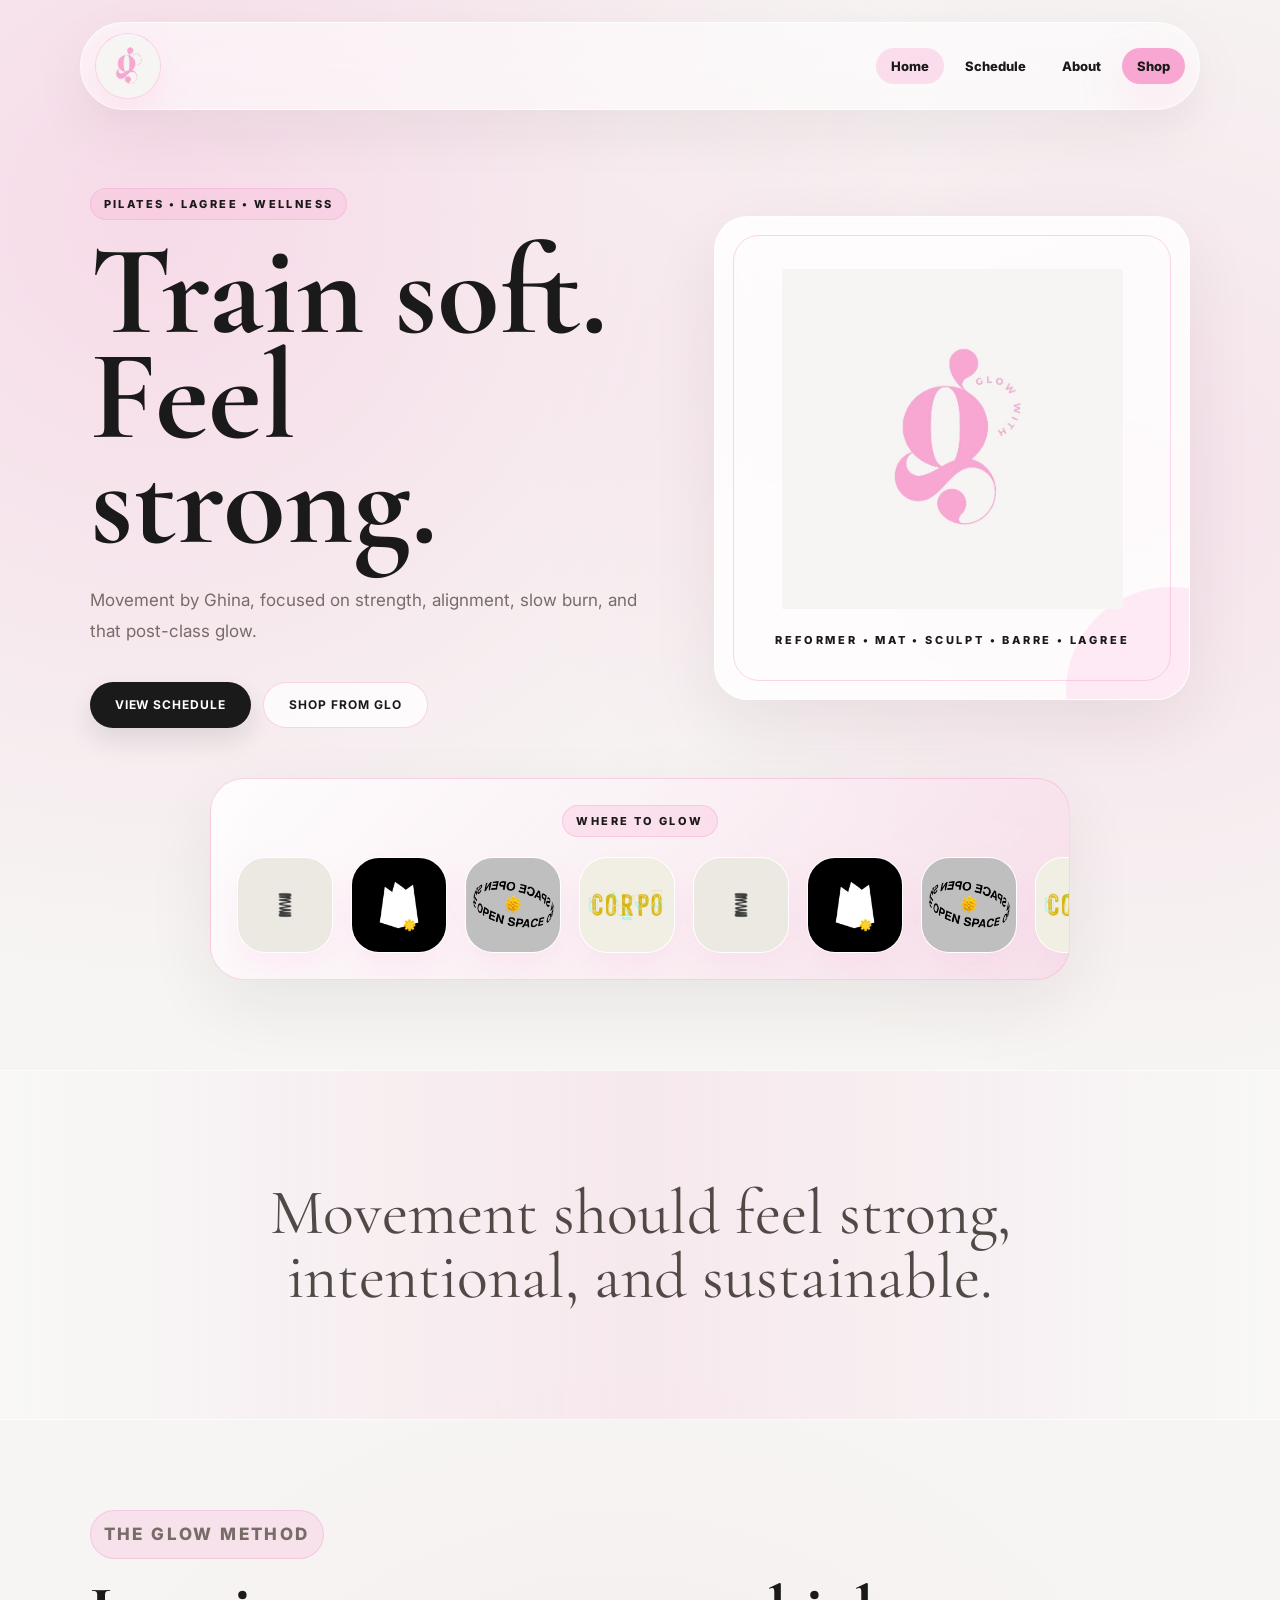
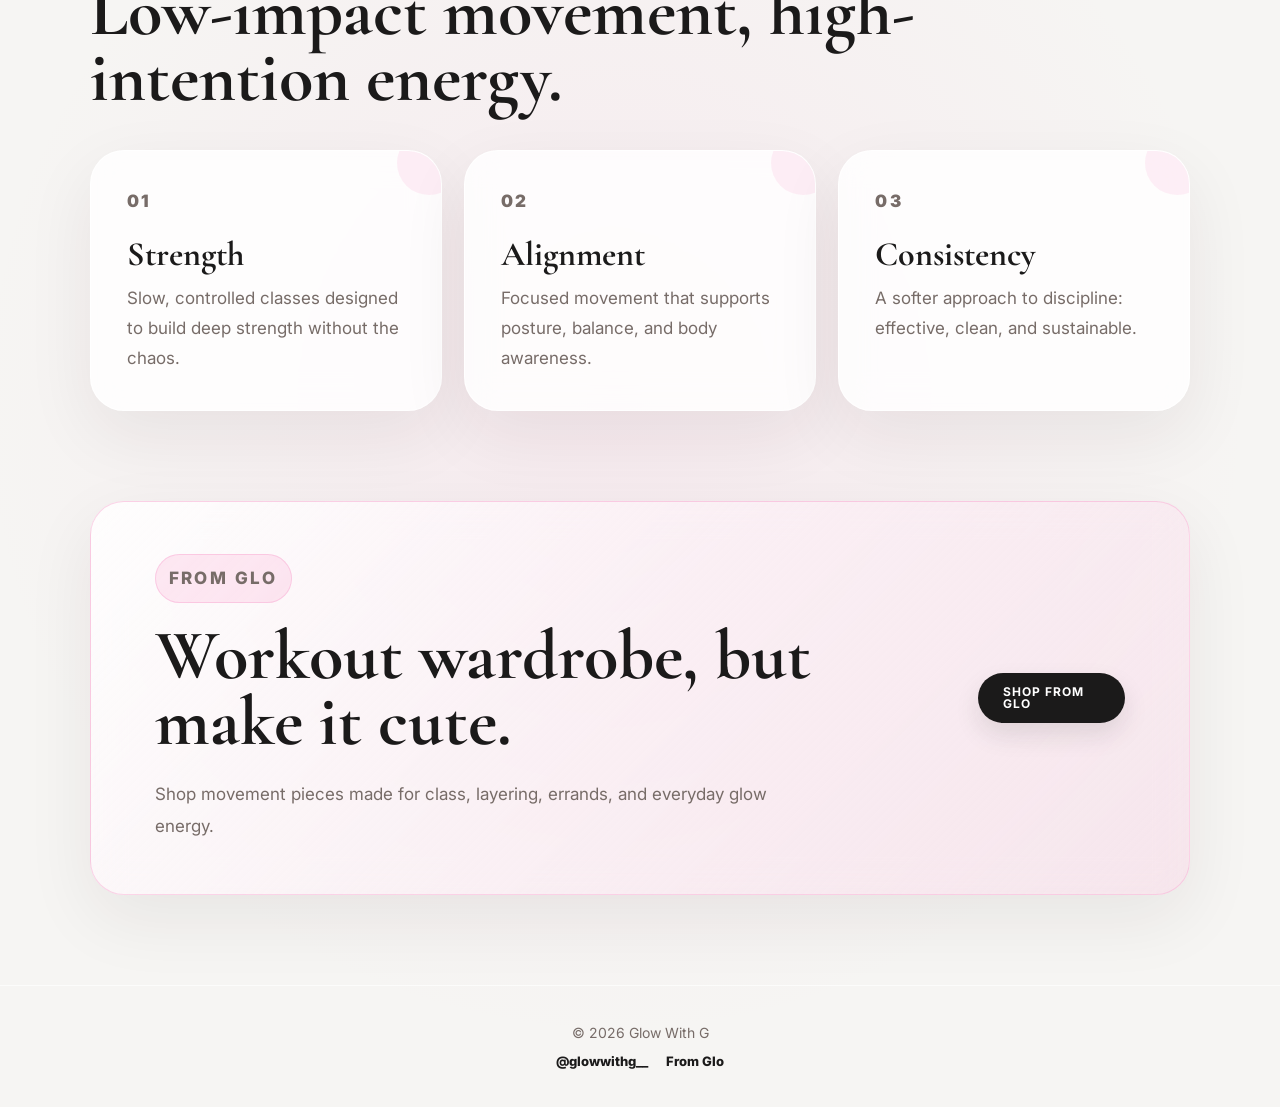
<file: index.html>
<!DOCTYPE html>
<html lang="en">
<head>
  <meta charset="UTF-8" />
  <meta name="viewport" content="width=device-width, initial-scale=1.0" />
  <meta name="description" content="Glow With G offers Pilates, Lagree, sculpt, barre, and wellness movement by Ghina." />
  <title>Glow With G | Pilates, Lagree & Wellness</title>
  <link rel="stylesheet" href="style.css" />
</head>
<body>

<header>
  <a class="logo" href="index.html" aria-label="Glow With G home">
    <img src="assets/glow-logo.png" alt="Glow With G logo">
  </a>

  <nav aria-label="Main navigation">
    <a href="index.html" aria-current="page">Home</a>
    <a href="schedule.html">Schedule</a>
    <a href="about.html">About</a>
    <a href="shop.html" class="shop-nav">Shop</a>
  </nav>
</header>

<main>
  <section class="hero home-hero">
    <div class="hero-copy">
      <p class="tag">Pilates • Lagree • Wellness</p>
      <h1>Train soft.<br>Feel strong.</h1>

      <p class="intro">
        Movement by Ghina, focused on strength, alignment, slow burn, and that post-class glow.
      </p>

      <div class="buttons">
        <a href="schedule.html" class="btn">View Schedule</a>
        <a href="shop.html" class="btn secondary">Shop From Glo</a>
      </div>
    </div>

    <div class="hero-card logo-card">
      <img src="assets/glow-logo.png" alt="Glow With G logo">
      <p>Reformer • Mat • Sculpt • Barre • Lagree</p>
    </div>
  </section>

  <section class="studio-strip" aria-label="Studio partners">
    <p class="tag">Where to glow</p>
    <div class="studio-track">
      <div class="studio-logo"><img src="assets/tempo.jpg" alt="Tempo studio"></div>
      <div class="studio-logo"><img src="assets/heat.jpg" alt="Heat studio"></div>
      <div class="studio-logo"><img src="assets/openspace.jpg" alt="OpenSpace studio"></div>
      <div class="studio-logo"><img src="assets/corpo.jpg" alt="Corpo studio"></div>
      <div class="studio-logo"><img src="assets/tempo.jpg" alt="Tempo studio"></div>
      <div class="studio-logo"><img src="assets/heat.jpg" alt="Heat studio"></div>
      <div class="studio-logo"><img src="assets/openspace.jpg" alt="OpenSpace studio"></div>
      <div class="studio-logo"><img src="assets/corpo.jpg" alt="Corpo studio"></div>
      <div class="studio-logo"><img src="assets/tempo.jpg" alt="Tempo studio"></div>
      <div class="studio-logo"><img src="assets/heat.jpg" alt="Heat studio"></div>
      <div class="studio-logo"><img src="assets/openspace.jpg" alt="OpenSpace studio"></div>
      <div class="studio-logo"><img src="assets/corpo.jpg" alt="Corpo studio"></div>
      <div class="studio-logo"><img src="assets/tempo.jpg" alt="Tempo studio"></div>
      <div class="studio-logo"><img src="assets/heat.jpg" alt="Heat studio"></div>
      <div class="studio-logo"><img src="assets/openspace.jpg" alt="OpenSpace studio"></div>
      <div class="studio-logo"><img src="assets/corpo.jpg" alt="Corpo studio"></div>
    </div>
  </section>

  <section class="statement">
    <p>Movement should feel strong, intentional, and sustainable.</p>
  </section>

  <section class="section">
    <p class="tag">The Glow Method</p>
    <h2>Low-impact movement, high-intention energy.</h2>

    <div class="grid-section">
      <article class="card">
        <p class="number">01</p>
        <h3>Strength</h3>
        <p>Slow, controlled classes designed to build deep strength without the chaos.</p>
      </article>

      <article class="card">
        <p class="number">02</p>
        <h3>Alignment</h3>
        <p>Focused movement that supports posture, balance, and body awareness.</p>
      </article>

      <article class="card">
        <p class="number">03</p>
        <h3>Consistency</h3>
        <p>A softer approach to discipline: effective, clean, and sustainable.</p>
      </article>
    </div>
  </section>

  <section class="shop-preview">
    <div>
      <p class="tag">From Glo</p>
      <h2>Workout wardrobe, but make it cute.</h2>
      <p>Shop movement pieces made for class, layering, errands, and everyday glow energy.</p>
    </div>
    <a href="shop.html" class="btn">Shop From Glo</a>
  </section>
</main>

<footer>
  <p>© 2026 Glow With G</p>
  <div class="footer-links">
    <a href="https://www.instagram.com/glowwithg__/" target="_blank" rel="noopener noreferrer">@glowwithg__</a>
    <a href="https://fromglo.com/" target="_blank" rel="noopener noreferrer">From Glo</a>
  </div>
</footer>

</body>
</html>
</file>
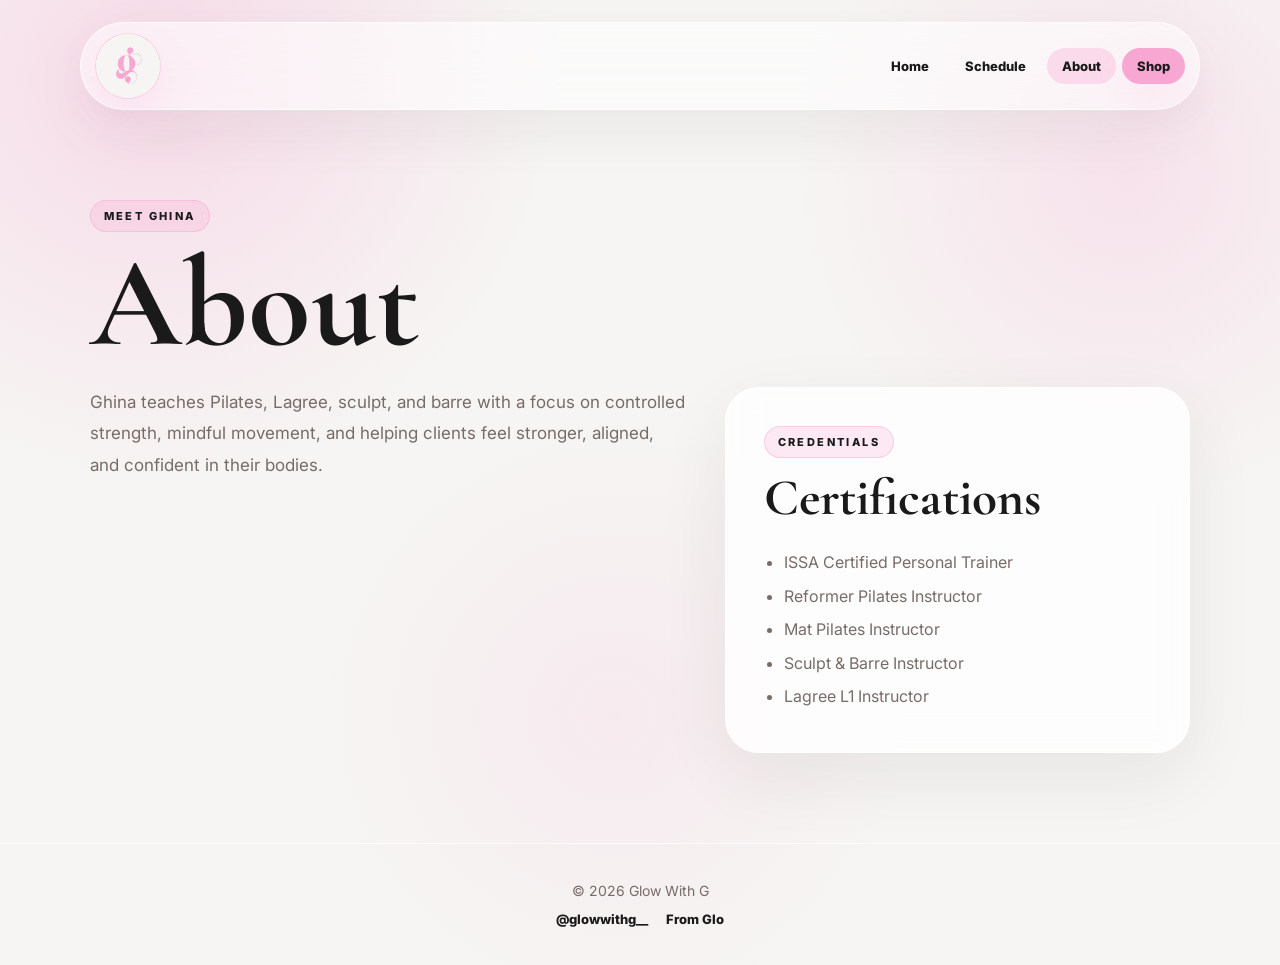
<file: about.html>
<!DOCTYPE html>
<html lang="en">
<head>
  <meta charset="UTF-8" />
  <meta name="viewport" content="width=device-width, initial-scale=1.0" />
  <meta name="description" content="Meet Ghina, the trainer behind Glow With G, teaching Pilates, Lagree, sculpt, and barre." />
  <title>About | Glow With G</title>
  <link rel="stylesheet" href="style.css" />
</head>
<body>

<header>
  <a class="logo" href="index.html" aria-label="Glow With G home">
    <img src="assets/glow-logo.png" alt="Glow With G logo">
  </a>

  <nav aria-label="Main navigation">
    <a href="index.html">Home</a>
    <a href="schedule.html">Schedule</a>
    <a href="about.html" aria-current="page">About</a>
    <a href="shop.html" class="shop-nav">Shop</a>
  </nav>
</header>

<main>
  <section class="page about-page">
    <p class="tag">Meet Ghina</p>
    <h1>About</h1>

    <div class="about-layout">
      <div>
        <p class="intro">
          Ghina teaches Pilates, Lagree, sculpt, and barre with a focus on controlled strength,
          mindful movement, and helping clients feel stronger, aligned, and confident in their bodies.
        </p>
      </div>

      <article class="cert-card">
        <p class="tag small-tag">Credentials</p>
        <h2>Certifications</h2>
        <ul>
          <li>ISSA Certified Personal Trainer</li>
          <li>Reformer Pilates Instructor</li>
          <li>Mat Pilates Instructor</li>
          <li>Sculpt & Barre Instructor</li>
          <li>Lagree L1 Instructor</li>
        </ul>
      </article>
    </div>
  </section>
</main>

<footer>
  <p>© 2026 Glow With G</p>
  <div class="footer-links">
    <a href="https://www.instagram.com/glowwithg__/" target="_blank" rel="noopener noreferrer">@glowwithg__</a>
    <a href="https://fromglo.com/" target="_blank" rel="noopener noreferrer">From Glo</a>
  </div>
</footer>

</body>
</html>
</file>
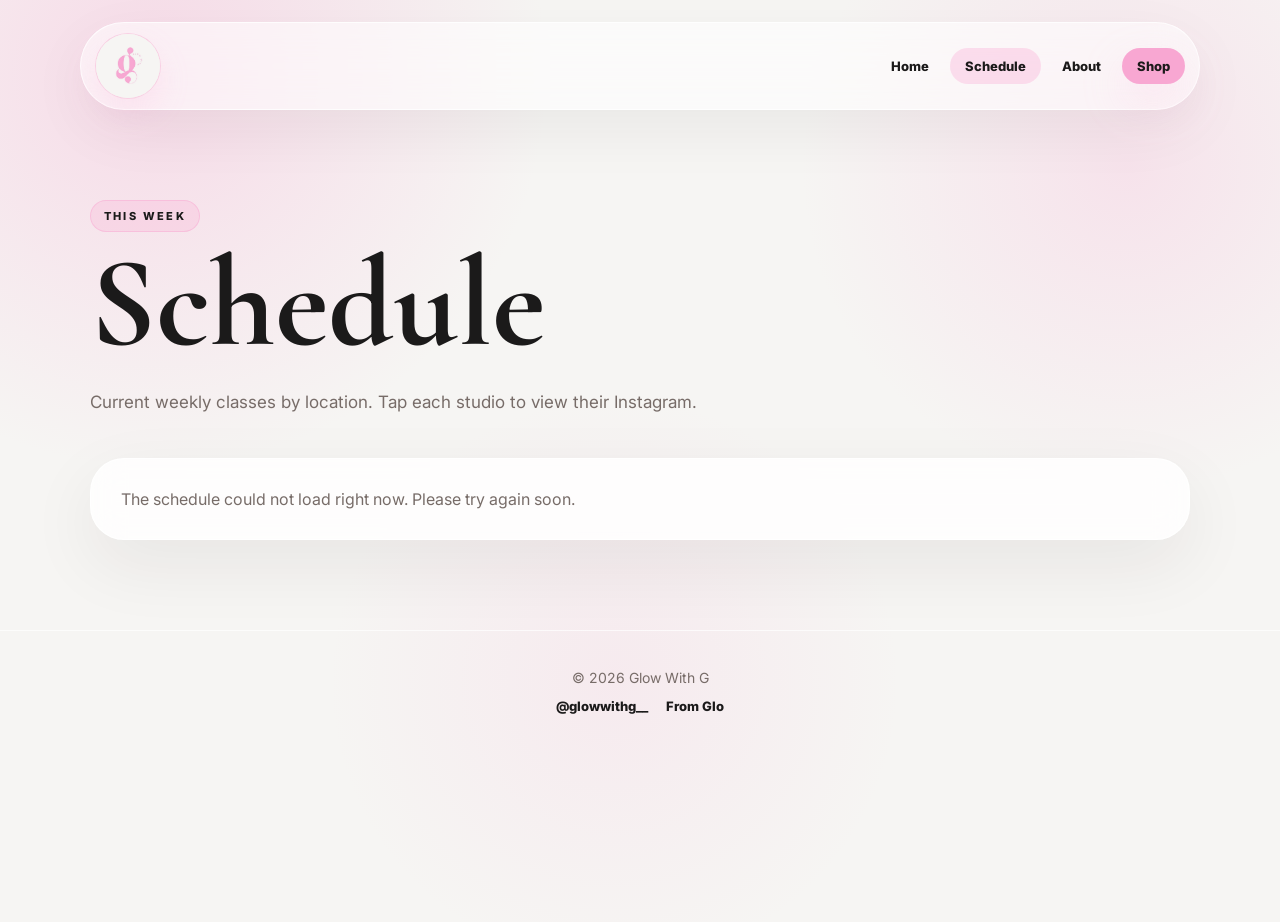
<file: schedule.html>
<!DOCTYPE html>
<html lang="en">
<head>
  <meta charset="UTF-8" />
  <meta name="viewport" content="width=device-width, initial-scale=1.0" />
  <meta name="description" content="View the current Glow With G weekly class schedule by studio and class type." />
  <title>Schedule | Glow With G</title>
  <link rel="stylesheet" href="style.css" />
</head>
<body>

<header>
  <a class="logo" href="index.html" aria-label="Glow With G home">
    <img src="assets/glow-logo.png" alt="Glow With G logo">
  </a>

  <nav aria-label="Main navigation">
    <a href="index.html">Home</a>
    <a href="schedule.html" aria-current="page">Schedule</a>
    <a href="about.html">About</a>
    <a href="shop.html" class="shop-nav">Shop</a>
  </nav>
</header>

<main>
  <section class="page">
    <p class="tag">This Week</p>
    <h1>Schedule</h1>

    <p class="intro">
      Current weekly classes by location. Tap each studio to view their Instagram.
    </p>

    <div id="schedule-list" class="schedule-list" aria-live="polite">
      <p class="schedule-status">Loading this week's classes...</p>
    </div>
  </section>
</main>

<footer>
  <p>© 2026 Glow With G</p>
  <div class="footer-links">
    <a href="https://www.instagram.com/glowwithg__/" target="_blank" rel="noopener noreferrer">@glowwithg__</a>
    <a href="https://fromglo.com/" target="_blank" rel="noopener noreferrer">From Glo</a>
  </div>
</footer>

<script src="script.js"></script>
</body>
</html>
</file>
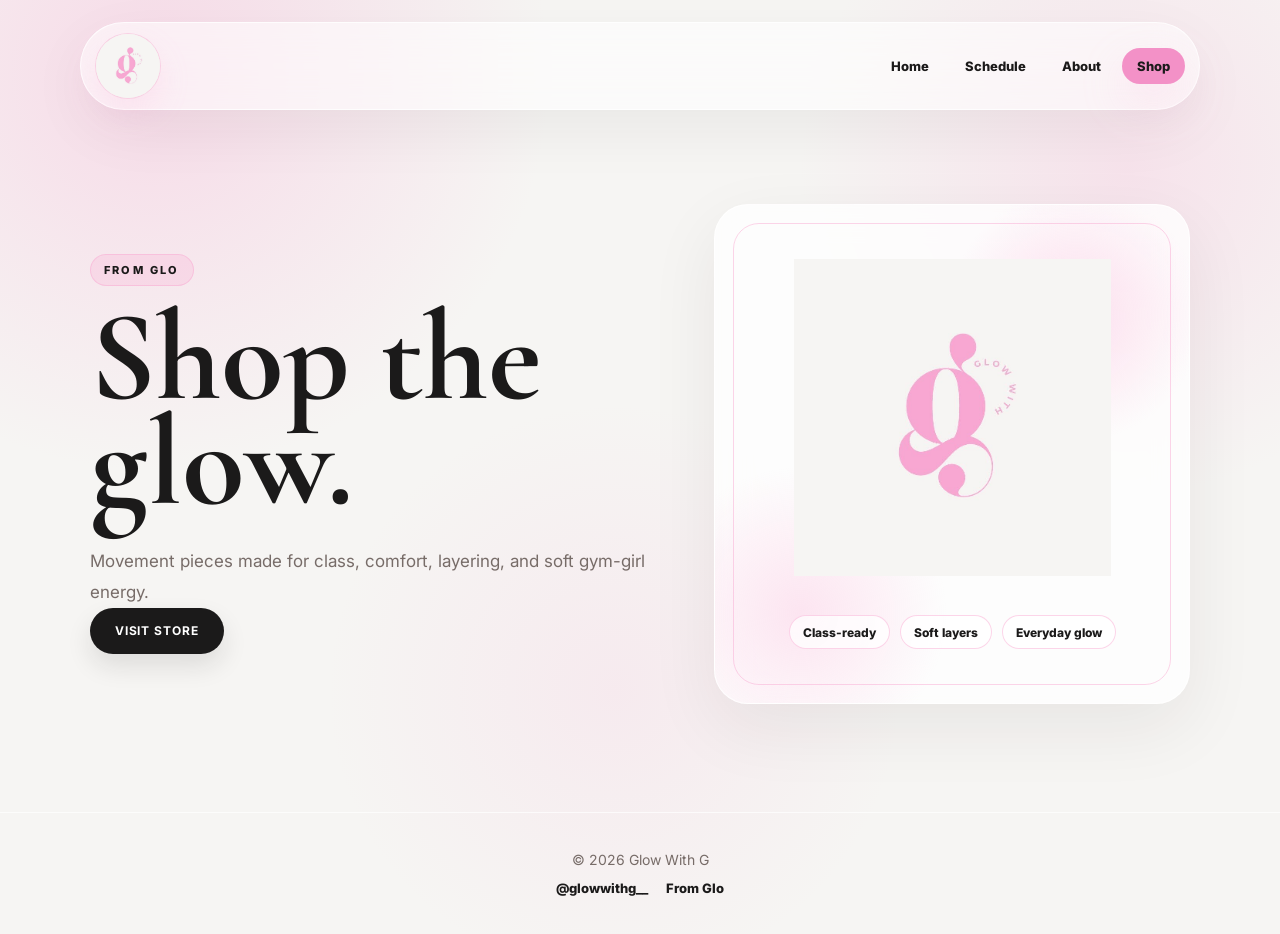
<file: shop.html>
<!DOCTYPE html>
<html lang="en">
<head>
  <meta charset="UTF-8" />
  <meta name="viewport" content="width=device-width, initial-scale=1.0" />
  <meta name="description" content="Shop From Glo movement pieces for class, comfort, layering, and everyday glow energy." />
  <title>Shop | Glow With G</title>
  <link rel="stylesheet" href="style.css" />
</head>
<body>

<header>
  <a class="logo" href="index.html" aria-label="Glow With G home">
    <img src="assets/glow-logo.png" alt="Glow With G logo">
  </a>

  <nav aria-label="Main navigation">
    <a href="index.html">Home</a>
    <a href="schedule.html">Schedule</a>
    <a href="about.html">About</a>
    <a href="shop.html" class="shop-nav" aria-current="page">Shop</a>
  </nav>
</header>

<main>
  <section class="hero shop-hero">
    <div class="hero-copy">
      <p class="tag">From Glo</p>
      <h1>Shop the glow.</h1>

      <p class="intro">
        Movement pieces made for class, comfort, layering, and soft gym-girl energy.
      </p>

      <a href="https://fromglo.com/" target="_blank" rel="noopener noreferrer" class="btn">Visit Store</a>
    </div>

    <div class="shop-panel" aria-label="From Glo shop preview">
      <img src="assets/glow-logo.png" alt="From Glo brand mark">
      <div class="shop-notes">
        <span>Class-ready</span>
        <span>Soft layers</span>
        <span>Everyday glow</span>
      </div>
    </div>
  </section>
</main>

<footer>
  <p>© 2026 Glow With G</p>
  <div class="footer-links">
    <a href="https://www.instagram.com/glowwithg__/" target="_blank" rel="noopener noreferrer">@glowwithg__</a>
    <a href="https://fromglo.com/" target="_blank" rel="noopener noreferrer">From Glo</a>
  </div>
</footer>

</body>
</html>
</file>
<file: style.css>
@import url('https://fonts.googleapis.com/css2?family=Cormorant+Garamond:wght@500;600;700&family=Inter:wght@400;500;600;700;800&display=swap');

:root {
  --brand-pink: #f8a7d2;
  --brand-bg: #f6f5f3;
  --pink-soft: rgba(248, 167, 210, 0.18);
  --pink-mid: rgba(248, 167, 210, 0.34);
  --pink-border: rgba(248, 167, 210, 0.48);
  --white: #ffffff;
  --ink: #1b1a1a;
  --taupe: #776c68;
  --taupe-dark: #514945;
  --line: #e5e0dc;
  --card: rgba(255, 255, 255, 0.82);
  --shadow: 0 24px 70px rgba(40, 32, 30, 0.07);
  --pink-shadow: 0 18px 45px rgba(248, 167, 210, 0.22);
}

* {
  box-sizing: border-box;
  margin: 0;
  padding: 0;
}

html {
  scroll-behavior: smooth;
}

body {
  min-height: 100vh;
  background:
    radial-gradient(circle at 12% 8%, rgba(248, 167, 210, 0.34), transparent 28%),
    radial-gradient(circle at 88% 18%, rgba(248, 167, 210, 0.24), transparent 24%),
    radial-gradient(circle at 48% 74%, rgba(248, 167, 210, 0.14), transparent 30%),
    var(--brand-bg);
  color: var(--ink);
  font-family: "Inter", sans-serif;
}

body::selection {
  background: var(--brand-pink);
  color: var(--ink);
}

img {
  max-width: 100%;
}

header {
  width: min(1120px, calc(100% - 56px));
  margin: 22px auto 0;
  padding: 10px 14px;
  display: flex;
  align-items: center;
  justify-content: space-between;
  background: rgba(255, 255, 255, 0.54);
  border: 1px solid rgba(255, 255, 255, 0.75);
  border-radius: 999px;
  backdrop-filter: blur(22px);
  box-shadow: 0 20px 60px rgba(40, 32, 30, 0.06);
  position: sticky;
  top: 18px;
  z-index: 20;
}

.logo {
  width: 66px;
  height: 66px;
  display: grid;
  place-items: center;
  overflow: hidden;
  border: 1px solid var(--pink-border);
  border-radius: 50%;
  background: var(--brand-bg);
  box-shadow: 0 14px 30px rgba(248, 167, 210, 0.18);
  flex: 0 0 auto;
}

.logo img {
  width: 108%;
  height: 108%;
  object-fit: cover;
  display: block;
}

nav {
  display: flex;
  gap: 6px;
  align-items: center;
}

nav a {
  text-decoration: none;
  color: var(--ink);
  font-size: 13px;
  font-weight: 800;
  padding: 10px 15px;
  border-radius: 999px;
  transition: 0.2s ease;
}

nav a:hover,
nav a[aria-current="page"] {
  background: var(--pink-mid);
  color: var(--ink);
}

.shop-nav {
  background: var(--brand-pink);
  color: var(--ink);
  box-shadow: var(--pink-shadow);
}

.shop-nav:hover,
.shop-nav[aria-current="page"] {
  background: #f391c7;
}

main {
  overflow: hidden;
}

.tag {
  width: fit-content;
  color: var(--ink);
  background: rgba(248, 167, 210, 0.24);
  border: 1px solid var(--pink-border);
  border-radius: 999px;
  padding: 8px 13px;
  font-size: 11px;
  font-weight: 800;
  letter-spacing: 2.4px;
  text-transform: uppercase;
  margin-bottom: 20px;
}

.small-tag {
  margin-bottom: 16px;
}

h1,
h2,
h3 {
  font-family: "Cormorant Garamond", serif;
  color: var(--ink);
  font-weight: 700;
}

h1 {
  max-width: 920px;
  font-size: clamp(64px, 10vw, 150px);
  line-height: 0.82;
  margin-bottom: 30px;
}

h2 {
  max-width: 920px;
  font-size: clamp(42px, 5.5vw, 84px);
  line-height: 0.94;
  margin-bottom: 24px;
}

h3 {
  font-size: 34px;
  line-height: 1;
  margin-bottom: 12px;
}

.intro,
.section p,
.shop-preview p {
  max-width: 640px;
  color: var(--taupe);
  font-size: 17px;
  line-height: 1.85;
}

.buttons {
  display: flex;
  gap: 12px;
  flex-wrap: wrap;
  margin-top: 34px;
}

.btn {
  display: inline-flex;
  align-items: center;
  justify-content: center;
  min-height: 46px;
  background: var(--ink);
  color: white;
  text-decoration: none;
  padding: 13px 25px;
  border-radius: 999px;
  font-size: 12px;
  font-weight: 700;
  letter-spacing: 0.08em;
  line-height: 1;
  text-transform: uppercase;
  transition: 0.2s ease;
  box-shadow: 0 12px 26px rgba(27, 26, 26, 0.11);
}

.btn:hover {
  background: var(--brand-pink);
  color: var(--ink);
  transform: translateY(-2px);
  box-shadow: var(--pink-shadow);
}

.btn.secondary {
  background: rgba(255, 255, 255, 0.75);
  color: var(--ink);
  border: 1px solid var(--pink-border);
  box-shadow: none;
}

.btn.secondary:hover {
  background: var(--pink-soft);
}

.hero {
  min-height: 78vh;
  padding: 78px 7% 92px;
  display: grid;
  grid-template-columns: 1.08fr 0.92fr;
  gap: 66px;
  align-items: center;
}

.hero-card,
.card,
.shop-preview,
.cert-card,
.schedule-card,
.schedule-status,
.shop-panel {
  background: var(--card);
  border: 1px solid rgba(255, 255, 255, 0.8);
  border-radius: 34px;
  box-shadow: var(--shadow);
  backdrop-filter: blur(16px);
}

.hero-card {
  min-height: 480px;
  padding: 52px;
  display: grid;
  place-items: center;
  text-align: center;
  position: relative;
  overflow: hidden;
}

.hero-card::before {
  content: "";
  position: absolute;
  inset: 18px;
  border: 1px solid var(--pink-border);
  border-radius: 26px;
  pointer-events: none;
}

.hero-card::after {
  content: "";
  width: 44%;
  aspect-ratio: 1;
  position: absolute;
  right: -18%;
  bottom: -20%;
  border-radius: 50%;
  background: rgba(248, 167, 210, 0.2);
  pointer-events: none;
}

.hero-card img {
  width: min(390px, 92%);
  position: relative;
  z-index: 1;
}

.hero-card p {
  color: var(--ink);
  font-size: 11px;
  font-weight: 800;
  letter-spacing: 2.8px;
  text-transform: uppercase;
  margin-top: 24px;
  position: relative;
  z-index: 1;
}

.studio-strip {
  width: min(860px, calc(100% - 56px));
  margin: -42px auto 90px;
  padding: 26px;
  overflow: hidden;
  background: linear-gradient(135deg, rgba(255, 255, 255, 0.86), rgba(248, 167, 210, 0.22));
  border: 1px solid var(--pink-border);
  border-radius: 34px;
  box-shadow: var(--shadow);
  backdrop-filter: blur(16px);
}

.studio-strip .tag {
  margin: 0 auto 20px;
}

.studio-track {
  display: flex;
  gap: 18px;
  width: max-content;
  animation: logo-scroll 12s linear infinite;
  will-change: transform;
}

.studio-logo {
  width: 96px;
  height: 96px;
  display: grid;
  place-items: center;
  overflow: hidden;
  border: 1px solid rgba(255, 255, 255, 0.84);
  border-radius: 28px;
  background: var(--white);
  box-shadow: 0 14px 28px rgba(248, 167, 210, 0.16);
}

.studio-logo img {
  width: 100%;
  height: 100%;
  object-fit: cover;
}

@keyframes logo-scroll {
  from {
    transform: translateX(0);
  }

  to {
    transform: translateX(-456px);
  }
}

.studio-strip:hover .studio-track {
  animation-play-state: paused;
}

.statement {
  padding: 110px 12%;
  text-align: center;
  border-top: 1px solid rgba(255, 255, 255, 0.72);
  border-bottom: 1px solid rgba(255, 255, 255, 0.72);
  background: linear-gradient(90deg, rgba(255, 255, 255, 0.28), rgba(248, 167, 210, 0.16), rgba(255, 255, 255, 0.28));
}

.statement p {
  font-family: "Cormorant Garamond", serif;
  font-size: clamp(44px, 5vw, 84px);
  line-height: 1;
  max-width: 900px;
  margin: auto;
  color: var(--taupe-dark);
}

.section,
.page {
  padding: 90px 7%;
}

.grid-section {
  margin-top: 38px;
  display: grid;
  grid-template-columns: repeat(3, 1fr);
  gap: 22px;
}

.card {
  padding: 36px;
  transition: 0.2s ease;
  position: relative;
  overflow: hidden;
}

.card::before {
  content: "";
  width: 64px;
  height: 64px;
  position: absolute;
  right: -20px;
  top: -20px;
  border-radius: 50%;
  background: rgba(248, 167, 210, 0.18);
}

.card:hover,
.schedule-card:hover {
  transform: translateY(-4px);
  border-color: var(--pink-border);
}

.number {
  color: var(--brand-pink);
  font-size: 12px;
  font-weight: 900;
  letter-spacing: 2.6px;
  margin-bottom: 22px;
}

.card p {
  color: var(--taupe);
  line-height: 1.75;
}

.shop-preview {
  margin: 0 7% 90px;
  padding: 52px 64px;
  display: flex;
  align-items: center;
  justify-content: space-between;
  gap: 28px;
  background: linear-gradient(135deg, rgba(255, 255, 255, 0.86), rgba(248, 167, 210, 0.2));
  border-color: var(--pink-border);
}

.about-layout {
  display: grid;
  grid-template-columns: minmax(0, 0.92fr) minmax(320px, 0.72fr);
  gap: 40px;
  align-items: start;
}

.cert-card {
  padding: 38px;
}

.cert-card h2 {
  font-size: clamp(38px, 4vw, 62px);
}

.cert-card ul {
  padding-left: 20px;
  line-height: 2.1;
  color: var(--taupe);
}

.shop-panel {
  min-height: 500px;
  display: grid;
  place-items: center;
  padding: 48px;
  position: relative;
  overflow: hidden;
  background:
    radial-gradient(circle at 76% 22%, rgba(248, 167, 210, 0.34), transparent 24%),
    radial-gradient(circle at 18% 82%, rgba(248, 167, 210, 0.28), transparent 26%),
    rgba(255, 255, 255, 0.78);
}

.shop-panel::before {
  content: "";
  position: absolute;
  inset: 18px;
  border: 1px solid var(--pink-border);
  border-radius: 26px;
  pointer-events: none;
}

.shop-panel img {
  width: min(360px, 84%);
  position: relative;
  z-index: 1;
}

.shop-notes {
  display: flex;
  flex-wrap: wrap;
  justify-content: center;
  gap: 10px;
  margin-top: 28px;
  position: relative;
  z-index: 1;
}

.shop-notes span {
  display: inline-flex;
  align-items: center;
  min-height: 34px;
  padding: 8px 13px;
  border: 1px solid var(--pink-border);
  border-radius: 999px;
  background: rgba(255, 255, 255, 0.74);
  color: var(--ink);
  font-size: 12px;
  font-weight: 800;
}

.schedule-list {
  margin-top: 40px;
  display: grid;
  grid-template-columns: repeat(2, minmax(0, 1fr));
  gap: 24px;
}

.schedule-card {
  padding: 34px;
  transition: 0.2s ease;
}

.schedule-top {
  display: flex;
  align-items: center;
  gap: 18px;
  margin-bottom: 24px;
}

.gym-logo-wrap {
  width: 70px;
  height: 70px;
  border-radius: 24px;
  border: 1px solid var(--pink-border);
  background: linear-gradient(135deg, rgba(255, 255, 255, 0.92), rgba(248, 167, 210, 0.22));
  box-shadow: 0 14px 28px rgba(248, 167, 210, 0.15);
  flex: 0 0 auto;
  overflow: hidden;
  position: relative;
}

.gym-logo {
  width: 100%;
  height: 100%;
  display: block;
  object-fit: cover;
}

.gym-logo-fallback {
  position: absolute;
  inset: 0;
  display: none;
  place-items: center;
  color: var(--ink);
  font-size: 18px;
  font-weight: 900;
}

.gym-logo-wrap.logo-failed .gym-logo {
  display: none;
}

.gym-logo-wrap.logo-failed .gym-logo-fallback {
  display: grid;
}

.handle {
  color: var(--taupe);
  font-size: 12px;
  font-weight: 900;
  margin-bottom: 5px;
}

.schedule-card h2 {
  font-size: 40px;
  line-height: 0.95;
  margin-bottom: 0;
}

.class-type {
  display: inline-block;
  background: var(--pink-soft);
  border: 1px solid var(--pink-border);
  color: var(--ink);
  font-weight: 800;
  font-size: 13px;
  padding: 8px 14px;
  border-radius: 999px;
  margin-bottom: 22px;
}

.time-list {
  list-style: none;
  margin-bottom: 26px;
}

.time-list li {
  padding: 14px 0;
  border-bottom: 1px solid var(--line);
  color: var(--taupe);
  font-size: 15px;
  font-weight: 500;
}

.schedule-status {
  grid-column: 1 / -1;
  padding: 30px;
  color: var(--taupe);
}

footer {
  text-align: center;
  padding: 38px;
  color: var(--taupe);
  font-size: 14px;
  border-top: 1px solid rgba(255, 255, 255, 0.72);
}

.footer-links {
  margin-top: 12px;
  display: flex;
  justify-content: center;
  gap: 18px;
}

.footer-links a {
  color: var(--ink);
  text-decoration: none;
  font-weight: 800;
  font-size: 13px;
}

.footer-links a:hover {
  color: #d85ea3;
}

@media (max-width: 900px) {
  header {
    width: calc(100% - 28px);
    flex-direction: column;
    gap: 14px;
    border-radius: 30px;
  }

  nav {
    flex-wrap: wrap;
    justify-content: center;
  }

  nav a {
    padding: 9px 12px;
  }

  .hero,
  .grid-section,
  .schedule-list,
  .about-layout {
    grid-template-columns: 1fr;
  }

  .hero {
    padding-top: 46px;
    gap: 40px;
  }

  .hero-card {
    min-height: 330px;
    padding: 38px;
  }

  .shop-preview {
    padding: 38px;
    align-items: flex-start;
    flex-direction: column;
  }

  .shop-panel {
    min-height: 420px;
  }

  .statement {
    padding: 80px 8%;
  }
}

@media (max-width: 560px) {
  header {
    position: relative;
    top: 0;
    margin-top: 14px;
  }

  .logo {
    width: 60px;
    height: 60px;
  }

  .hero,
  .section,
  .page {
    padding-left: 22px;
    padding-right: 22px;
  }

  .hero {
    min-height: auto;
    padding-bottom: 66px;
  }

  h1 {
    font-size: clamp(56px, 19vw, 78px);
  }

  h2 {
    font-size: clamp(38px, 13vw, 54px);
  }

  .intro,
  .section p,
  .shop-preview p {
    font-size: 16px;
  }

  .btn {
    width: 100%;
  }

  .shop-preview {
    margin-left: 22px;
    margin-right: 22px;
  }

  .schedule-card,
  .card,
  .cert-card {
    padding: 28px;
    border-radius: 28px;
  }

  .schedule-top {
    align-items: flex-start;
  }

  .shop-panel {
    min-height: 360px;
    padding: 34px;
  }
}
</file>
